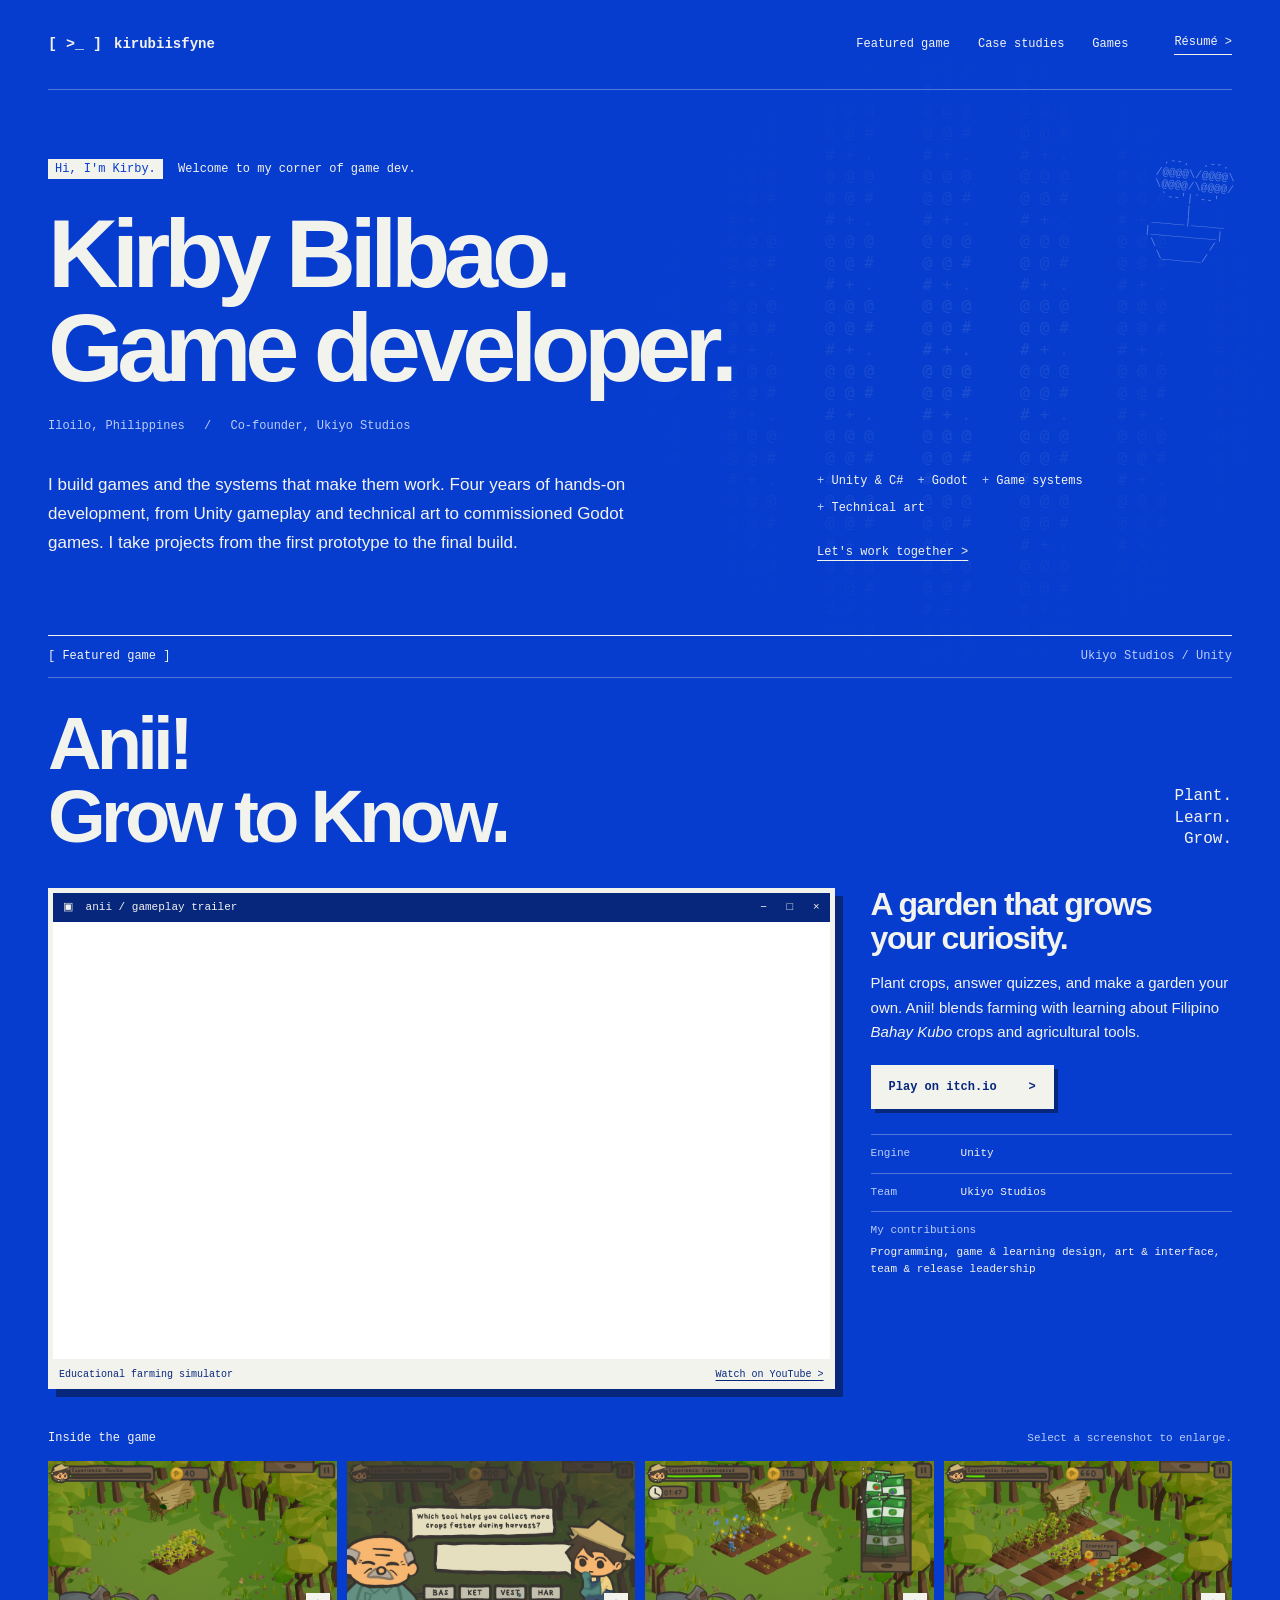
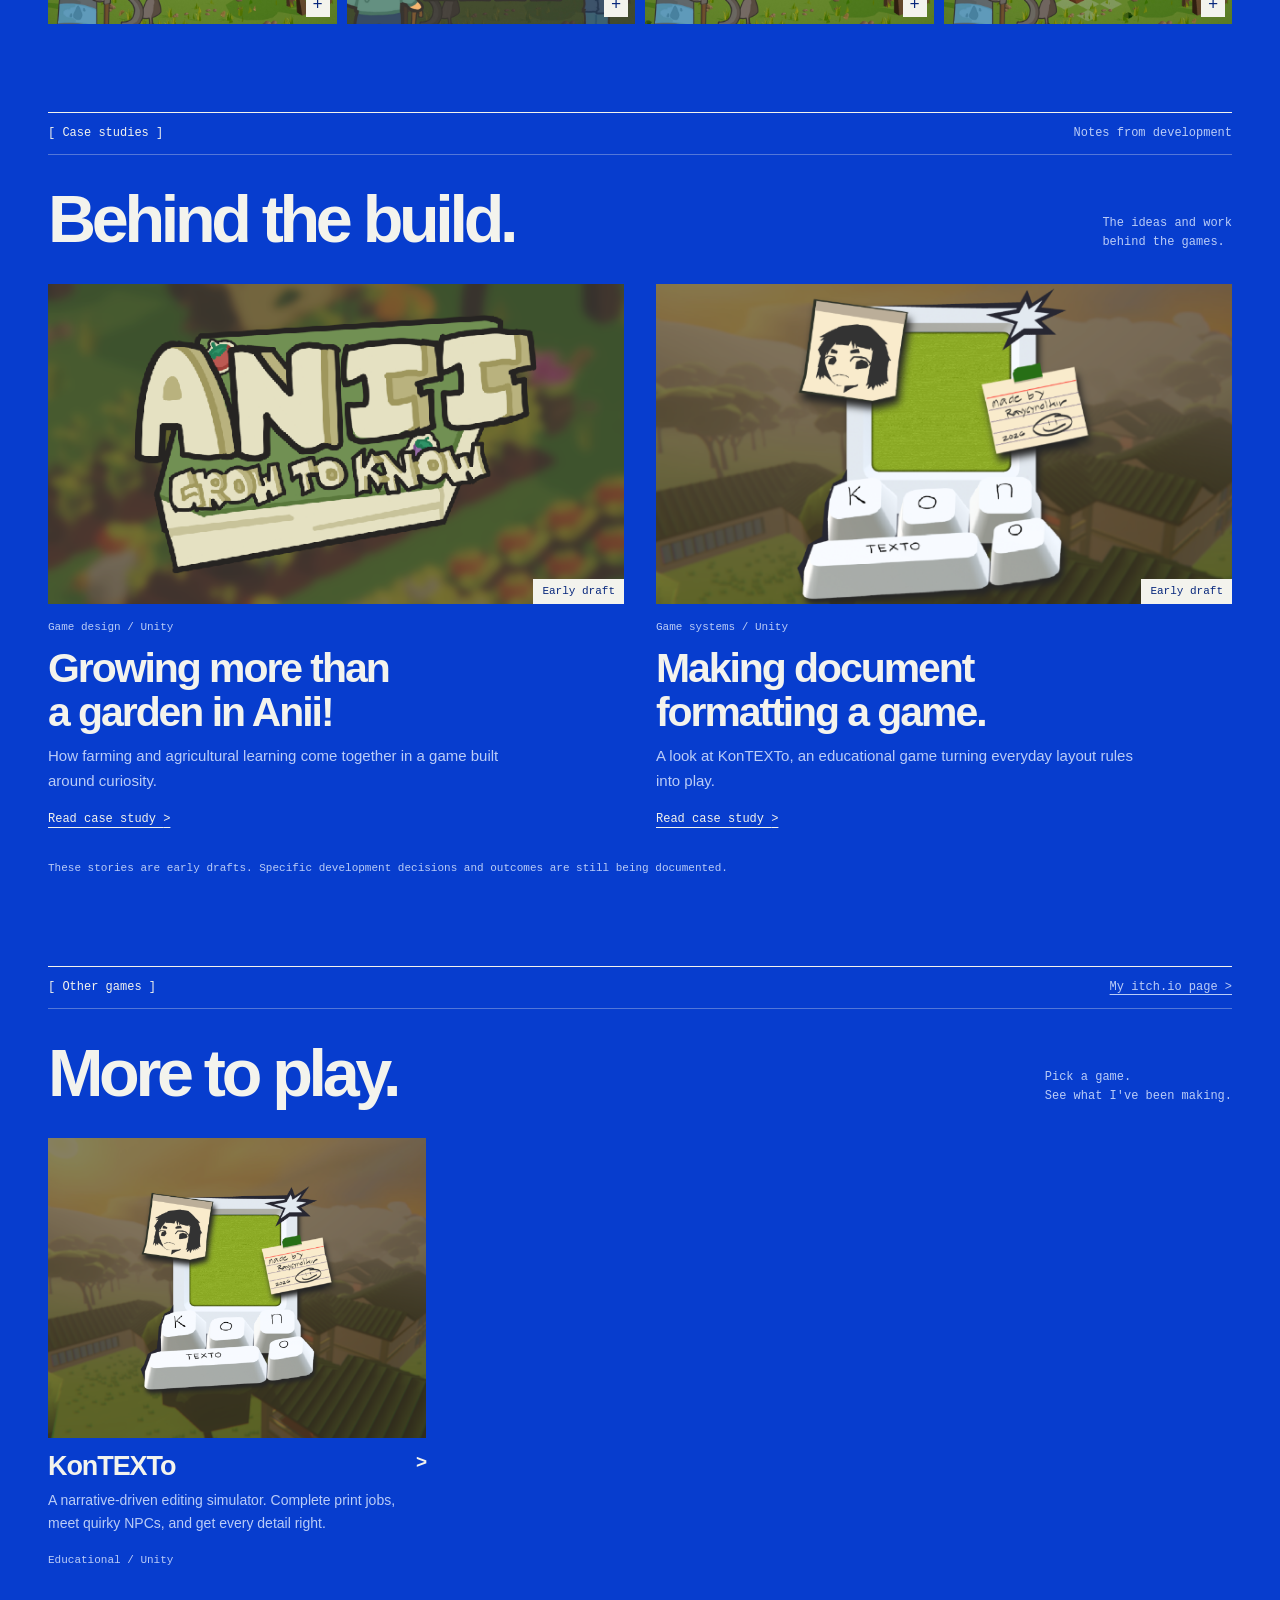
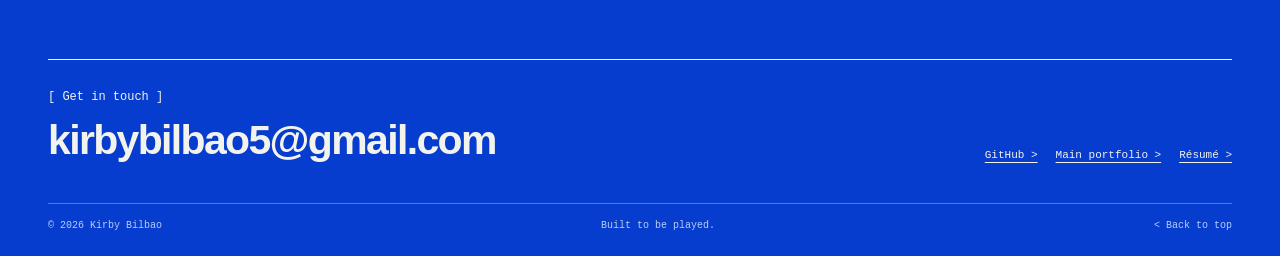
<file: index.html>
<!doctype html>
<html lang="en">
<head>
  <meta charset="utf-8">
  <meta name="viewport" content="width=device-width, initial-scale=1">
  <meta name="theme-color" content="#073dce">
  <meta name="description" content="Kirby Bilbao — Unity and Godot game developer, systems programmer, and co-founder of Ukiyo Studios. Explore Anii! Grow to Know and more.">
  <title>Kirby Bilbao — Game developer</title>
  <link rel="icon" href="favicon.svg" type="image/svg+xml">
  <link rel="stylesheet" href="styles.css">
  <script src="script.js" defer></script>
</head>
<body>
  <a class="skip-link" href="#main">Skip to content</a>
  <header class="site-header wrap">
    <a class="brand" href="./" aria-label="Kirby Bilbao, home"><span aria-hidden="true">[ &gt;_ ]</span> kirubiisfyne</a>
    <nav aria-label="Main navigation"><a href="#featured">Featured game</a><a href="#case-studies">Case studies</a><a href="#games">Games</a></nav>
    <a class="header-contact" href="bilbao-kirby-resume.pdf" target="_blank" rel="noopener">Résumé <span aria-hidden="true">&gt;</span></a>
  </header>

  <main id="main">
    <section class="intro wrap" id="about" aria-labelledby="intro-title">
      <div class="intro-heading"><p class="terminal-label"><span class="inverse">Hi, I'm Kirby.</span> Welcome to my corner of game dev.</p><h1 id="intro-title">Kirby Bilbao.<br>Game developer.</h1><p class="intro-location">Iloilo, Philippines <span aria-hidden="true">/</span> Co-founder, Ukiyo Studios</p></div>
      <div class="intro-bottom"><p class="intro-copy">I build games and the systems that make them work. Four years of hands-on development, from Unity gameplay and technical art to commissioned Godot games. I take projects from the first prototype to the final build.</p><div class="intro-side"><ul class="skill-list" aria-label="Core skills"><li>Unity &amp; C#</li><li>Godot</li><li>Game systems</li><li>Technical art</li></ul><a class="text-link" href="mailto:kirbybilbao5@gmail.com">Let's work together <span aria-hidden="true">&gt;</span></a></div></div>
      <pre class="ascii-sprout" aria-hidden="true">       .--.  .--.
      /@@@@\/@@@@\
      \@@@@/\@@@@/
       `--'|`--'
           |
      _____|_____
     |__________|
      \        /
       \______/</pre>
    </section>

    <section class="featured wrap" id="featured" aria-labelledby="featured-title">
      <div class="section-bar"><span>[ Featured game ]</span><span>Ukiyo Studios / Unity</span></div>
      <div class="feature-heading"><h2 id="featured-title">Anii!<br>Grow to Know.</h2><p>Plant.<br>Learn.<br>Grow.</p></div>
      <div class="feature-layout">
        <div class="console-window"><div class="window-bar"><span><span class="window-icon" aria-hidden="true">▣</span> anii / gameplay trailer</span><span aria-hidden="true">− &nbsp; □ &nbsp; ×</span></div><div class="video-frame"><iframe src="https://www.youtube-nocookie.com/embed/xJZeUs_QqVA" title="Anii! Grow to Know gameplay trailer" loading="lazy" allow="accelerometer; autoplay; clipboard-write; encrypted-media; gyroscope; picture-in-picture; web-share" referrerpolicy="strict-origin-when-cross-origin" allowfullscreen></iframe></div><div class="window-status"><span>Educational farming simulator</span><a href="https://www.youtube.com/watch?v=xJZeUs_QqVA" target="_blank" rel="noopener noreferrer">Watch on YouTube &gt;</a></div></div>
        <div class="feature-copy"><h3>A garden that grows<br>your curiosity.</h3><p>Plant crops, answer quizzes, and make a garden your own. Anii! blends farming with learning about Filipino <em>Bahay Kubo</em> crops and agricultural tools.</p><a class="button button-light" href="https://kirubiisfyne.itch.io/anii-grow-to-know" target="_blank" rel="noopener noreferrer">Play on itch.io <span aria-hidden="true">&gt;</span></a><dl class="project-facts"><div><dt>Engine</dt><dd>Unity</dd></div><div><dt>Team</dt><dd>Ukiyo Studios</dd></div><div><dt>My contributions</dt><dd>Programming, game &amp; learning design, art &amp; interface, team &amp; release leadership</dd></div></dl></div>
      </div>
      <div class="gallery-header"><h3>Inside the game</h3><p>Select a screenshot to enlarge.</p></div>
      <div class="gallery" aria-label="Anii gameplay screenshots"><a href="assets/images/anii-01.jpg" data-gallery><img src="assets/images/anii-01.jpg" alt="Open screenshot: Anii garden with planted crops" loading="lazy" width="1600" height="900"></a><a href="assets/images/anii-02.jpg" data-gallery><img src="assets/images/anii-02.jpg" alt="Open screenshot: Agriculture quiz with characters and answer choices" loading="lazy" width="1600" height="900"></a><a href="assets/images/anii-03.jpg" data-gallery><img src="assets/images/anii-03.jpg" alt="Open screenshot: Anii garden with item selection interface" loading="lazy" width="1600" height="900"></a><a href="assets/images/anii-04.jpg" data-gallery><img src="assets/images/anii-04.jpg" alt="Open screenshot: Expanded farm plots in Anii" loading="lazy" width="1600" height="900"></a></div>
    </section>

    <section class="case-section wrap" id="case-studies" aria-labelledby="case-title">
      <div class="section-bar"><span>[ Case studies ]</span><span>Notes from development</span></div><div class="section-heading"><h2 id="case-title">Behind the build.</h2><p>The ideas and work<br>behind the games.</p></div>
      <div class="article-grid"><a class="article-card" href="case-studies/anii.html"><div class="article-image"><img src="assets/images/anii-cover.png" alt="Anii! Grow to Know cover art" width="629" height="500" loading="lazy"><span class="draft-tag">Early draft</span></div><div class="article-meta">Game design / Unity</div><h3>Growing more than<br>a garden in Anii!</h3><p>How farming and agricultural learning come together in a game built around curiosity.</p><span class="read-more">Read case study <span aria-hidden="true">&gt;</span></span></a>
      <a class="article-card" href="case-studies/kontexto.html"><div class="article-image"><img src="assets/images/kontexto-cover.png" alt="KonTEXTo cover art" width="630" height="500" loading="lazy"><span class="draft-tag">Early draft</span></div><div class="article-meta">Game systems / Unity</div><h3>Making document<br>formatting a game.</h3><p>A look at KonTEXTo, an educational game turning everyday layout rules into play.</p><span class="read-more">Read case study <span aria-hidden="true">&gt;</span></span></a></div>
      <p class="draft-note">These stories are early drafts. Specific development decisions and outcomes are still being documented.</p>
    </section>

    <section class="games-section wrap" id="games" aria-labelledby="games-title">
      <div class="section-bar"><span>[ Other games ]</span><a href="https://kirubiisfyne.itch.io/" target="_blank" rel="noopener noreferrer">My itch.io page &gt;</a></div><div class="section-heading"><h2 id="games-title">More to play.</h2><p>Pick a game.<br>See what I've been making.</p></div><div class="game-grid"><a class="game-card" href="https://kirubiisfyne.itch.io/kontexto" target="_blank" rel="noopener noreferrer"><img src="assets/images/kontexto-cover.png" alt="KonTEXTo game cover" width="630" height="500" loading="lazy"><h3>KonTEXTo <span aria-hidden="true">&gt;</span></h3><p>A narrative-driven editing simulator. Complete print jobs, meet quirky NPCs, and get every detail right.</p><small>Educational / Unity</small></a></div>
    </section>
  </main>

  <footer class="footer wrap"><div class="footer-main"><div><p>[ Get in touch ]</p><a class="footer-email" href="mailto:kirbybilbao5@gmail.com">kirbybilbao5@gmail.com</a></div><div class="footer-links"><a href="https://github.com/kirubiisfyne" target="_blank" rel="noopener noreferrer">GitHub &gt;</a><a href="https://kirubiisfyne.github.io/" target="_blank" rel="noopener noreferrer">Main portfolio &gt;</a><a href="bilbao-kirby-resume.pdf" target="_blank" rel="noopener">Résumé &gt;</a></div></div><div class="footer-bottom"><span>© <span id="year">2026</span> Kirby Bilbao</span><span>Built to be played.</span><a href="#main">&lt; Back to top</a></div></footer>

  <dialog class="gallery-viewer" id="gallery-viewer" aria-labelledby="viewer-title"><div class="viewer-bar"><h2 id="viewer-title">Anii! Grow to Know / Screenshot</h2><button type="button" class="viewer-close" aria-label="Close screenshot viewer">Close ×</button></div><div class="viewer-image-wrap"><img id="viewer-image" alt=""><p id="viewer-error" hidden>Image could not load. <a id="viewer-original" href="assets/images/anii-01.jpg" target="_blank" rel="noopener">Open screenshot directly</a>.</p></div><div class="viewer-controls"><button type="button" id="viewer-prev" aria-label="Previous screenshot">&lt; Previous</button><span id="viewer-count" aria-live="polite"></span><button type="button" id="viewer-next" aria-label="Next screenshot">Next &gt;</button></div></dialog>
</body>
</html>
</file>
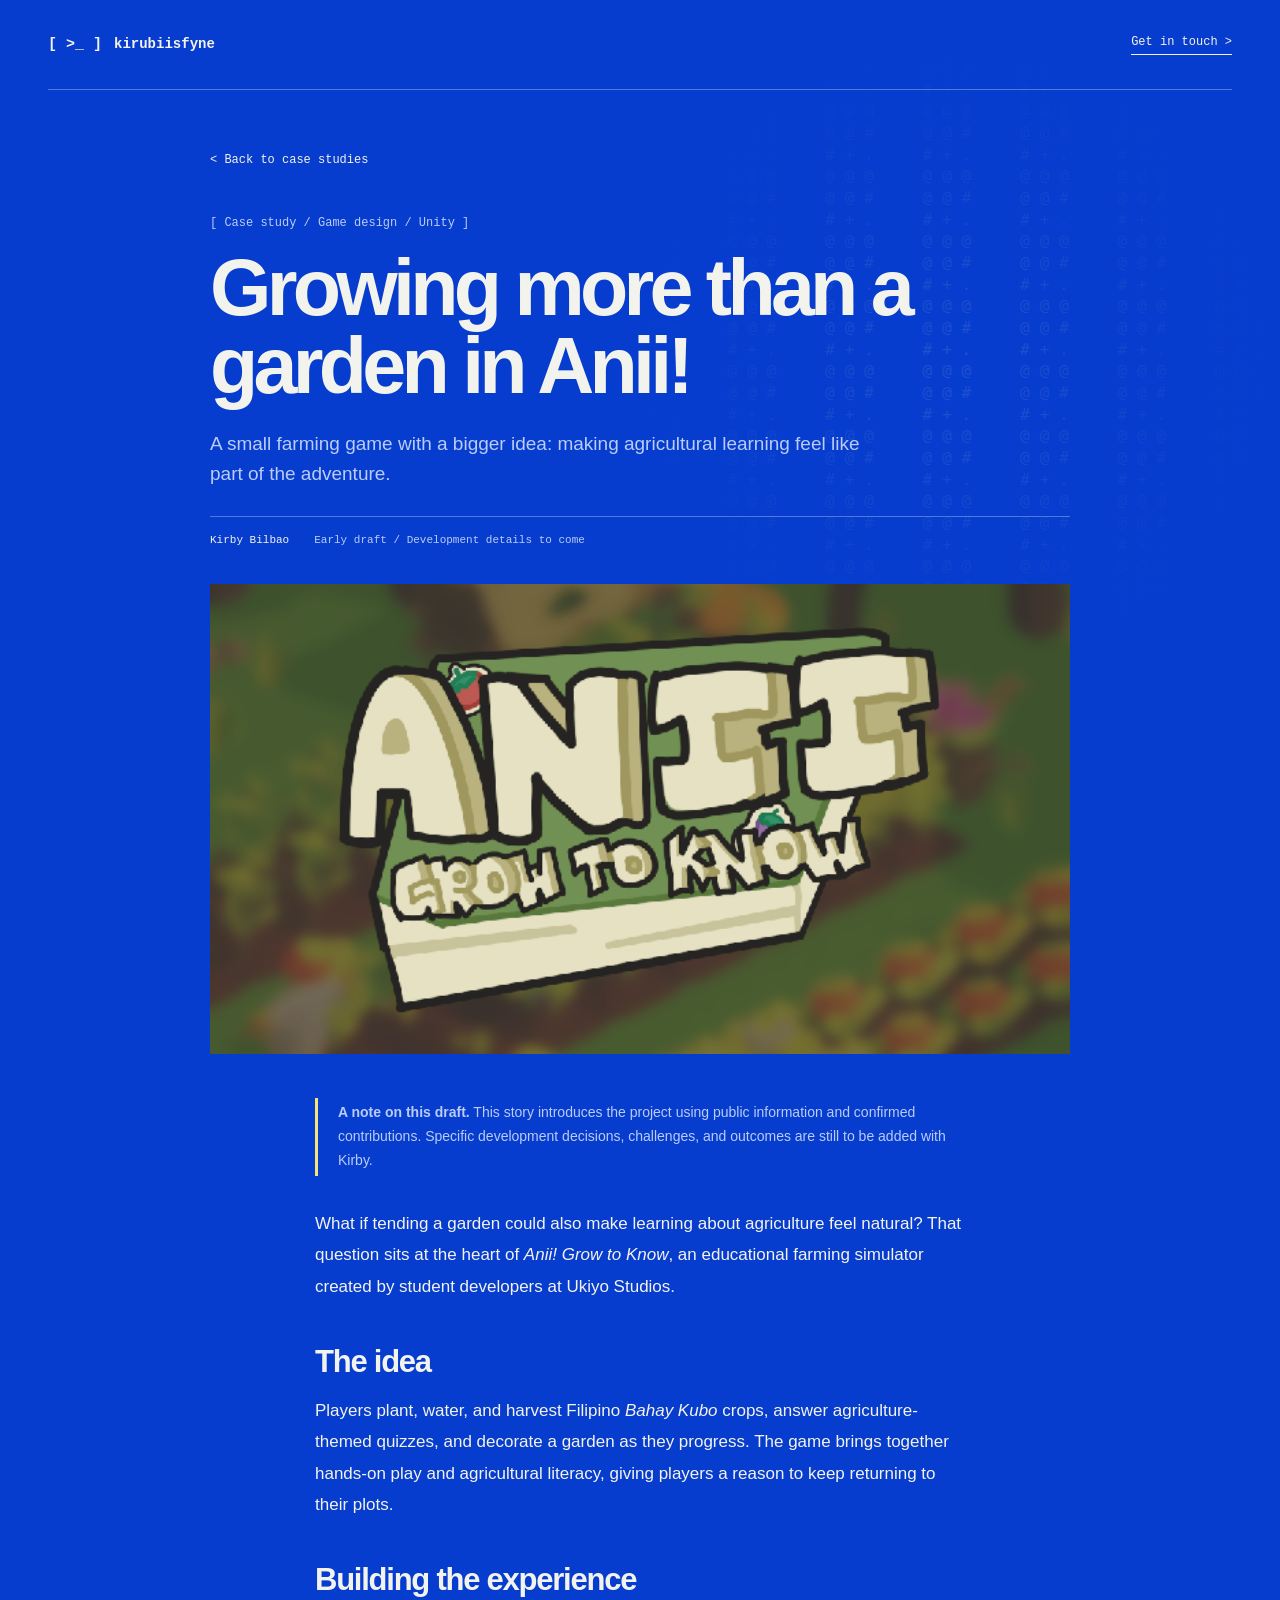
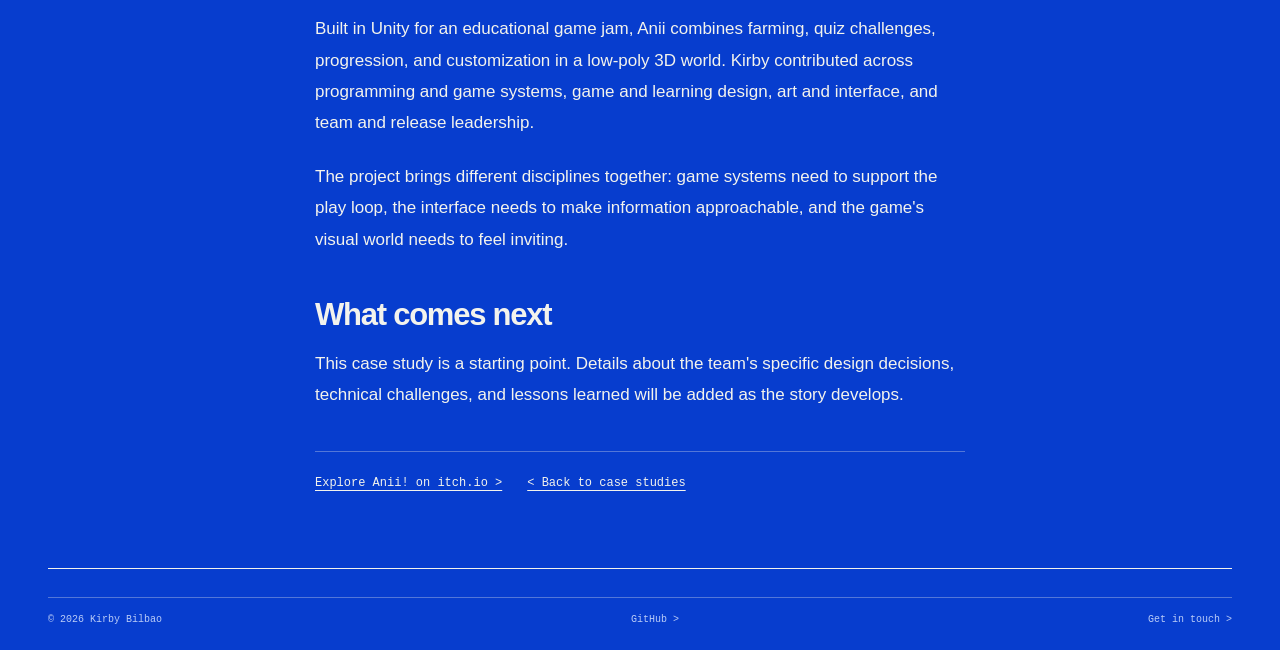
<file: case-studies/anii.html>
<!doctype html>
<html lang="en">
<head>
  <meta charset="utf-8"><meta name="viewport" content="width=device-width, initial-scale=1"><meta name="theme-color" content="#073dce">
  <meta name="description" content="An early case study of Anii! Grow to Know, an educational farming game by Ukiyo Studios.">
  <title>Growing more than a garden in Anii! — Kirby Bilbao</title>
  <link rel="icon" href="../favicon.svg" type="image/svg+xml"><link rel="stylesheet" href="../styles.css"><script src="../script.js" defer></script>
</head>
<body class="article-page">
  <a class="skip-link" href="#main">Skip to content</a>
  <header class="site-header wrap"><a class="brand" href="../" aria-label="Kirby Bilbao, home"><span aria-hidden="true">[ &gt;_ ]</span> kirubiisfyne</a><a class="header-contact" href="mailto:kirbybilbao5@gmail.com">Get in touch &gt;</a></header>
  <main id="main" class="article-shell"><header class="article-hero"><a class="back-link" href="../#case-studies">&lt; Back to case studies</a><p class="article-kicker">[ Case study / Game design / Unity ]</p><h1>Growing more than a garden in Anii!</h1><p class="article-deck">A small farming game with a bigger idea: making agricultural learning feel like part of the adventure.</p><div class="article-byline"><span>Kirby Bilbao</span><span>Early draft / Development details to come</span></div></header>
  <img class="article-cover" src="../assets/images/anii-cover.png" alt="Anii! Grow to Know cover art" width="629" height="500">
  <article class="article-content"><div class="article-callout"><p><strong>A note on this draft.</strong> This story introduces the project using public information and confirmed contributions. Specific development decisions, challenges, and outcomes are still to be added with Kirby.</p></div><p>What if tending a garden could also make learning about agriculture feel natural? That question sits at the heart of <em>Anii! Grow to Know</em>, an educational farming simulator created by student developers at Ukiyo Studios.</p><h2>The idea</h2><p>Players plant, water, and harvest Filipino <em>Bahay Kubo</em> crops, answer agriculture-themed quizzes, and decorate a garden as they progress. The game brings together hands-on play and agricultural literacy, giving players a reason to keep returning to their plots.</p><h2>Building the experience</h2><p>Built in Unity for an educational game jam, Anii combines farming, quiz challenges, progression, and customization in a low-poly 3D world. Kirby contributed across programming and game systems, game and learning design, art and interface, and team and release leadership.</p><p>The project brings different disciplines together: game systems need to support the play loop, the interface needs to make information approachable, and the game's visual world needs to feel inviting.</p><h2>What comes next</h2><p>This case study is a starting point. Details about the team's specific design decisions, technical challenges, and lessons learned will be added as the story develops.</p><div class="article-end"><a href="https://kirubiisfyne.itch.io/anii-grow-to-know" target="_blank" rel="noopener noreferrer">Explore Anii! on itch.io &gt;</a><a href="../#case-studies">&lt; Back to case studies</a></div></article></main>
  <footer class="footer wrap"><div class="footer-bottom"><span>© <span id="year">2026</span> Kirby Bilbao</span><a href="https://github.com/kirubiisfyne" target="_blank" rel="noopener noreferrer">GitHub &gt;</a><a href="mailto:kirbybilbao5@gmail.com">Get in touch &gt;</a></div></footer>
</body>
</html>
</file>
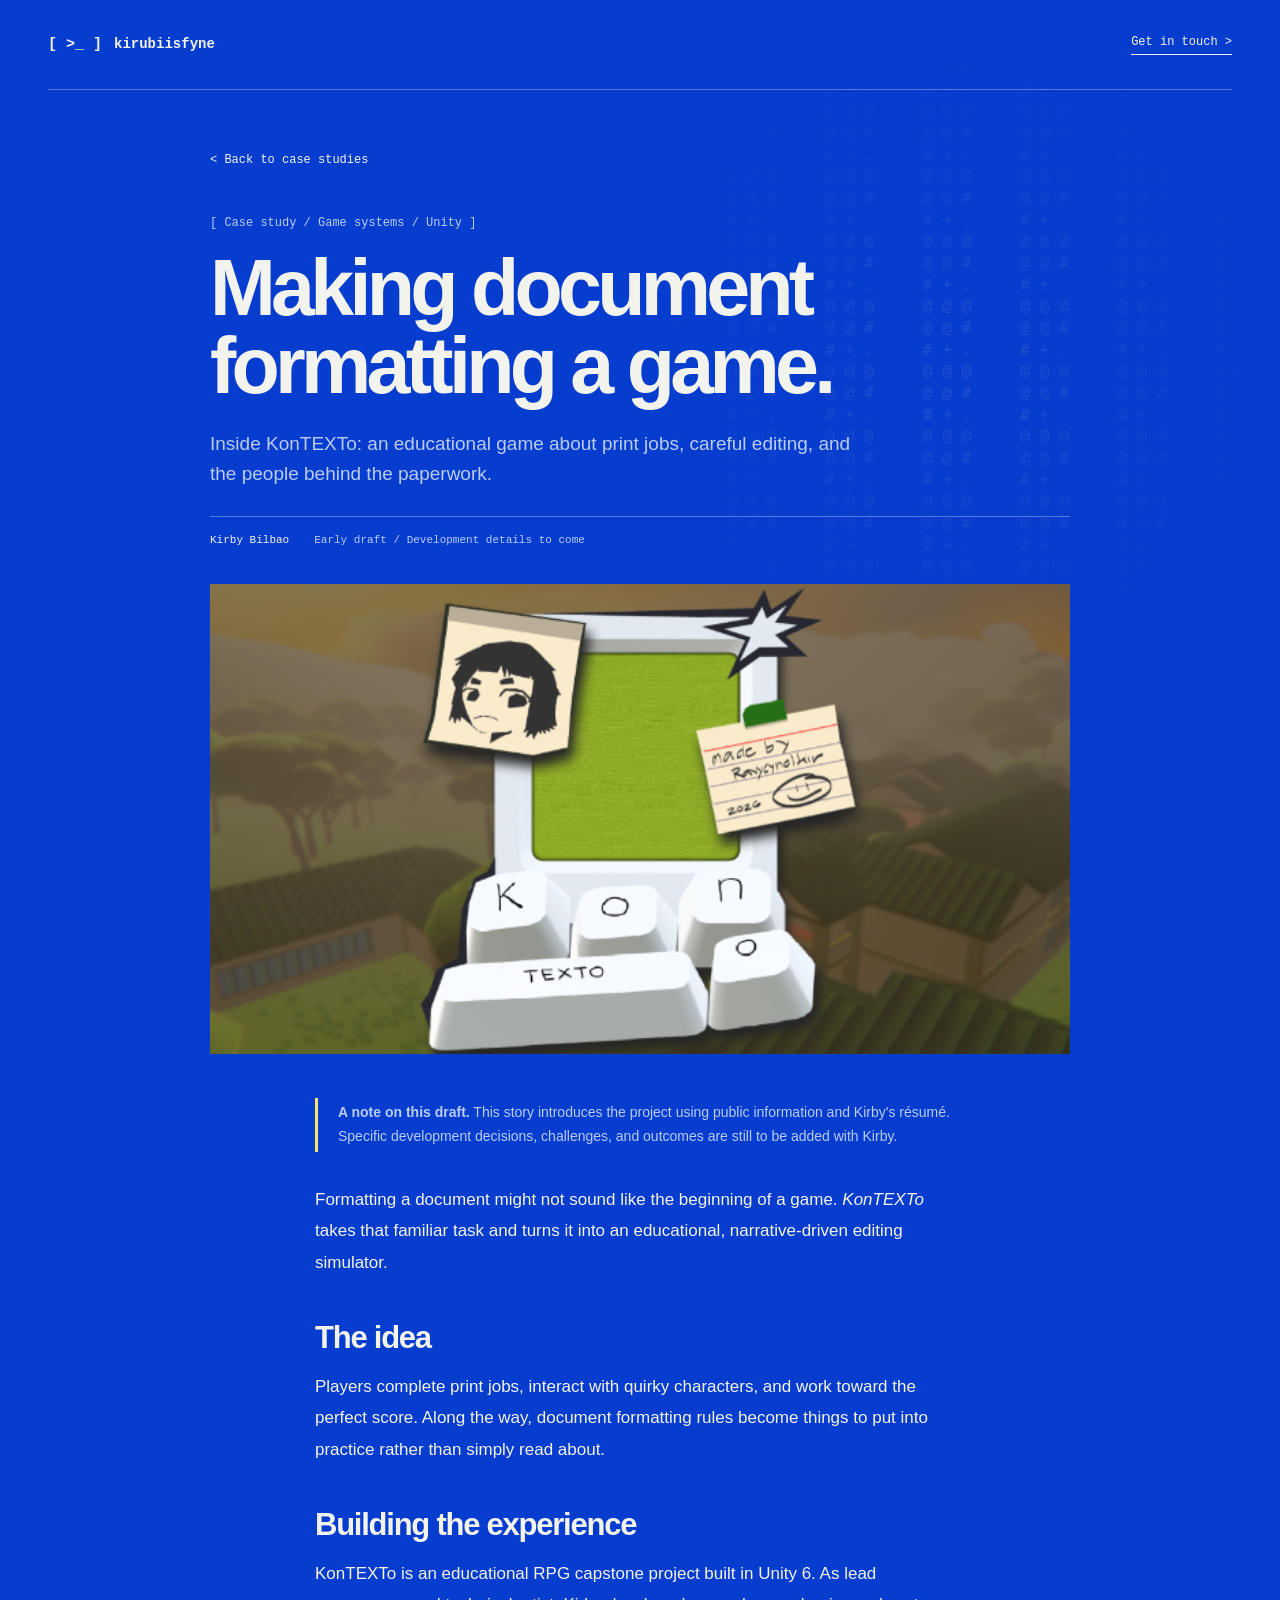
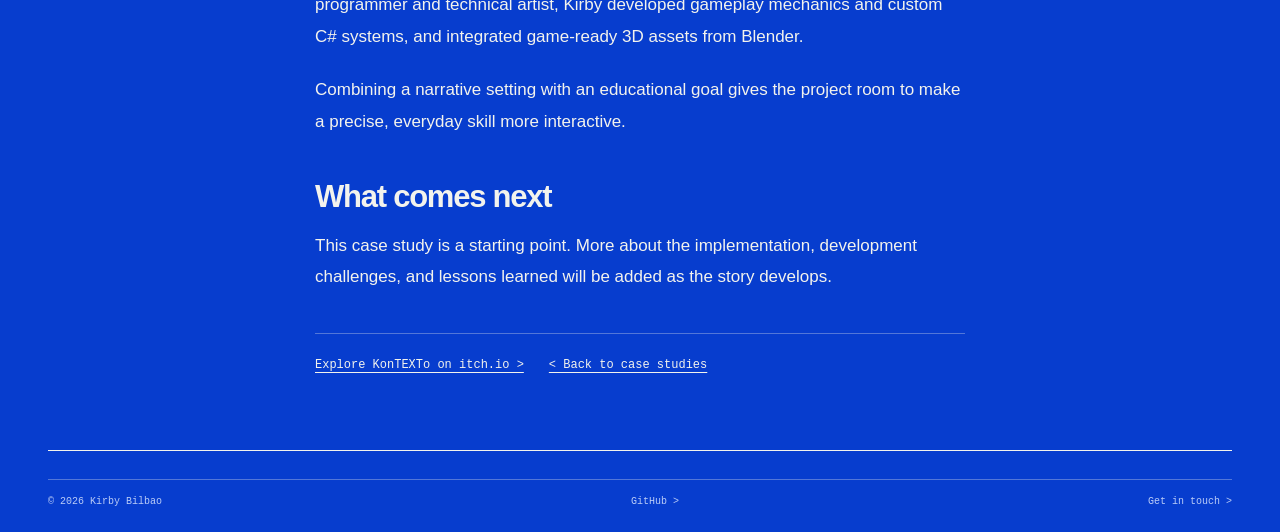
<file: case-studies/kontexto.html>
<!doctype html>
<html lang="en">
<head>
  <meta charset="utf-8"><meta name="viewport" content="width=device-width, initial-scale=1"><meta name="theme-color" content="#073dce">
  <meta name="description" content="An early case study of KonTEXTo, a narrative-driven educational editing simulator.">
  <title>Making document formatting a game — Kirby Bilbao</title>
  <link rel="icon" href="../favicon.svg" type="image/svg+xml"><link rel="stylesheet" href="../styles.css"><script src="../script.js" defer></script>
</head>
<body class="article-page">
  <a class="skip-link" href="#main">Skip to content</a>
  <header class="site-header wrap"><a class="brand" href="../" aria-label="Kirby Bilbao, home"><span aria-hidden="true">[ &gt;_ ]</span> kirubiisfyne</a><a class="header-contact" href="mailto:kirbybilbao5@gmail.com">Get in touch &gt;</a></header>
  <main id="main" class="article-shell"><header class="article-hero"><a class="back-link" href="../#case-studies">&lt; Back to case studies</a><p class="article-kicker">[ Case study / Game systems / Unity ]</p><h1>Making document formatting a game.</h1><p class="article-deck">Inside KonTEXTo: an educational game about print jobs, careful editing, and the people behind the paperwork.</p><div class="article-byline"><span>Kirby Bilbao</span><span>Early draft / Development details to come</span></div></header>
  <img class="article-cover" src="../assets/images/kontexto-cover.png" alt="KonTEXTo game cover art" width="630" height="500">
  <article class="article-content"><div class="article-callout"><p><strong>A note on this draft.</strong> This story introduces the project using public information and Kirby's résumé. Specific development decisions, challenges, and outcomes are still to be added with Kirby.</p></div><p>Formatting a document might not sound like the beginning of a game. <em>KonTEXTo</em> takes that familiar task and turns it into an educational, narrative-driven editing simulator.</p><h2>The idea</h2><p>Players complete print jobs, interact with quirky characters, and work toward the perfect score. Along the way, document formatting rules become things to put into practice rather than simply read about.</p><h2>Building the experience</h2><p>KonTEXTo is an educational RPG capstone project built in Unity 6. As lead programmer and technical artist, Kirby developed gameplay mechanics and custom C# systems, and integrated game-ready 3D assets from Blender.</p><p>Combining a narrative setting with an educational goal gives the project room to make a precise, everyday skill more interactive.</p><h2>What comes next</h2><p>This case study is a starting point. More about the implementation, development challenges, and lessons learned will be added as the story develops.</p><div class="article-end"><a href="https://kirubiisfyne.itch.io/kontexto" target="_blank" rel="noopener noreferrer">Explore KonTEXTo on itch.io &gt;</a><a href="../#case-studies">&lt; Back to case studies</a></div></article></main>
  <footer class="footer wrap"><div class="footer-bottom"><span>© <span id="year">2026</span> Kirby Bilbao</span><a href="https://github.com/kirubiisfyne" target="_blank" rel="noopener noreferrer">GitHub &gt;</a><a href="mailto:kirbybilbao5@gmail.com">Get in touch &gt;</a></div></footer>
</body>
</html>
</file>
<file: styles.css>
/* Blue-terminal direction, inspired by kirubiisfyne.github.io. */
:root {
  color-scheme: dark;
  --blue: #073dce;
  --white: #f3f3ed;
  --navy: #07277c;
  --muted: #baccf7;
  --yellow: #f4e476;
  --rule: rgb(243 243 237 / .32);
  --sans: "Helvetica Neue", Helvetica, Arial, sans-serif;
  --mono: "SFMono-Regular", Consolas, "Liberation Mono", monospace;
}
* { box-sizing: border-box; }
html { scroll-behavior: smooth; scroll-padding-top: 24px; }
body { position: relative; isolation: isolate; margin: 0; background: var(--blue); color: var(--white); font-family: var(--sans); font-size: 16px; line-height: 1.65; }
body::before { content: ""; position: absolute; top: 50px; right: 0; width: min(58vw, 650px); height: 620px; background: url("assets/ascii-field.svg") center / cover no-repeat; pointer-events: none; z-index: -1; }
a { color: inherit; }
button { font: inherit; }
button, a { -webkit-tap-highlight-color: transparent; }
button:not(:disabled), a { cursor: pointer; }
a:focus-visible, button:focus-visible { outline: 3px solid var(--yellow); outline-offset: 5px; }
::selection { background: var(--yellow); color: var(--navy); }
img { display: block; max-width: 100%; }
.wrap { width: min(100% - 96px, 1248px); margin-inline: auto; }
.skip-link { position: fixed; top: -100px; left: 20px; z-index: 20; padding: 10px 18px; background: var(--yellow); color: var(--navy); }
.skip-link:focus { top: 12px; }
.site-header { display: flex; justify-content: space-between; align-items: center; gap: 26px; min-height: 90px; font: 12px/1.4 var(--mono); border-bottom: 1px solid var(--rule); }
.brand { display: flex; align-items: center; gap: 12px; text-decoration: none; font-size: 14px; font-weight: 700; white-space: nowrap; }
.brand > span { color: var(--white); font-size: 15px; white-space: pre; }
.site-header nav { display: flex; gap: 28px; margin-left: auto; }
.site-header nav a, .header-contact { text-decoration: none; }
.site-header a:not(.brand):hover { color: var(--yellow); }
.header-contact { margin-left: 20px; border-bottom: 1px solid currentColor; padding-bottom: 3px; white-space: nowrap; }
.intro { position: relative; padding-block: 70px 72px; }
.terminal-label { margin: 0 0 28px; font: 12px/1.6 var(--mono); }
.inverse { padding: 3px 7px; margin-right: 8px; color: var(--blue); background: var(--white); }
.intro h1 { margin: 0; max-width: 1000px; font-size: clamp(58px, 7.6vw, 110px); font-weight: 750; letter-spacing: -.065em; line-height: .96; }
.intro-location { margin: 23px 0 0; font: 12px/1.6 var(--mono); color: var(--muted); }
.intro-location span { margin-inline: 12px; }
.intro-bottom { display: grid; grid-template-columns: minmax(0, 1.3fr) minmax(0, .8fr); gap: 8%; margin-top: 35px; align-items: start; }
.intro-copy { max-width: 620px; margin: 0; font-size: 17px; line-height: 1.7; }
.intro-side { max-width: 360px; }
.skill-list { display: flex; flex-wrap: wrap; list-style: none; padding: 0; margin: 0 0 19px; gap: 6px 14px; font: 12px/1.7 var(--mono); }
.skill-list li::before { content: "+ "; color: var(--muted); }
.text-link { font: 12px/1.6 var(--mono); text-underline-offset: 5px; }
.text-link:hover { color: var(--yellow); }
.ascii-sprout { position: absolute; right: 0; top: 66px; margin: 0; color: var(--muted); font: 11px/1.08 var(--mono); opacity: .45; transform: rotate(5deg); pointer-events: none; }
.featured, .case-section, .games-section { padding-bottom: 88px; }
.section-bar { display: flex; justify-content: space-between; align-items: baseline; gap: 20px; padding-block: 11px; border-top: 1px solid var(--white); border-bottom: 1px solid var(--rule); font: 12px/1.6 var(--mono); }
.section-bar > :last-child { color: var(--muted); text-align: right; }
.section-bar a { text-underline-offset: 4px; }
.section-bar a:hover { color: var(--yellow); }
.feature-heading { display: flex; justify-content: space-between; align-items: end; gap: 25px; margin-block: 30px 34px; }
.feature-heading h2, .section-heading h2 { margin: 0; font-size: clamp(45px, 5.8vw, 80px); font-weight: 750; line-height: .98; letter-spacing: -.065em; }
.feature-heading > p { margin: 0 0 3px; font: 16px/1.35 var(--mono); text-align: right; }
.feature-layout { display: grid; grid-template-columns: minmax(0, 1.85fr) minmax(0, .85fr); align-items: start; gap: 36px; }
.console-window { border: 5px solid var(--white); background: var(--white); color: var(--navy); box-shadow: 8px 8px 0 var(--navy); min-width: 0; }
.window-bar { display: flex; justify-content: space-between; gap: 15px; align-items: center; background: var(--navy); color: var(--white); padding: 7px 10px; font: 11px/1.4 var(--mono); }
.window-icon { margin-right: 6px; }
.video-frame { background: var(--navy); }
.video-frame iframe { display: block; width: 100%; aspect-ratio: 16 / 9; border: 0; }
.window-status { display: flex; justify-content: space-between; gap: 12px; padding: 8px 6px 2px; font: 10px/1.5 var(--mono); }
.window-status a { white-space: nowrap; text-underline-offset: 3px; }
.window-status a:focus-visible { outline-color: var(--blue); }
.feature-copy h3 { margin: 0 0 15px; font-size: clamp(25px, 2.5vw, 33px); line-height: 1.06; letter-spacing: -.045em; }
.feature-copy > p { margin: 0 0 20px; font-size: 15px; line-height: 1.65; }
.button { display: inline-flex; gap: 32px; justify-content: space-between; align-items: center; padding: 12px 17px; font: 700 12px/1.5 var(--mono); text-decoration: none; border: 1px solid var(--white); }
.button-light { background: var(--white); color: var(--navy); box-shadow: 4px 4px 0 var(--navy); }
.button-light:hover { background: var(--yellow); }
.project-facts { margin: 25px 0 0; font: 11px/1.6 var(--mono); }
.project-facts div { display: grid; grid-template-columns: 75px minmax(0, 1fr); gap: 15px; padding-block: 10px; border-top: 1px solid var(--rule); }
.project-facts div:last-child { grid-template-columns: minmax(0, 1fr); gap: 4px; }
.project-facts dt { color: var(--muted); }
.project-facts dd { margin: 0; }
.gallery-header { display: flex; align-items: baseline; justify-content: space-between; gap: 15px; margin: 40px 0 13px; }
.gallery-header h3 { margin: 0; font: 12px/1.6 var(--mono); }
.gallery-header p { margin: 0; color: var(--muted); font: 11px/1.5 var(--mono); }
.gallery { display: grid; grid-template-columns: repeat(4, minmax(0, 1fr)); gap: 10px; }
.gallery a { position: relative; display: block; overflow: hidden; background: var(--navy); }
.gallery a::after { content: "+"; display: grid; place-items: center; position: absolute; right: 7px; bottom: 7px; width: 24px; height: 24px; background: var(--white); color: var(--navy); font: 17px/1 var(--mono); }
.gallery img { width: 100%; height: auto; aspect-ratio: 16 / 9; object-fit: cover; }
.gallery a:hover { outline: 2px solid var(--white); outline-offset: 3px; }
.section-heading { display: flex; align-items: end; justify-content: space-between; gap: 25px; margin: 32px 0; }
.section-heading h2 { font-size: clamp(42px, 5.2vw, 69px); }
.section-heading > p { margin: 0; color: var(--muted); font: 12px/1.6 var(--mono); }
.article-grid { display: grid; grid-template-columns: repeat(2, minmax(0, 1fr)); gap: 32px; }
.article-card { display: block; text-decoration: none; }
.article-image { position: relative; background: var(--navy); overflow: hidden; }
.article-image img { width: 100%; height: auto; aspect-ratio: 1.8; object-fit: cover; }
.draft-tag { position: absolute; bottom: 0; right: 0; padding: 5px 9px; color: var(--navy); background: var(--white); font: 11px/1.4 var(--mono); }
.article-meta { margin-top: 15px; color: var(--muted); font: 11px/1.5 var(--mono); }
.article-card h3 { margin: 10px 0; font-size: clamp(27px, 3.2vw, 41px); font-weight: 700; letter-spacing: -.05em; line-height: 1.08; }
.article-card > p { margin: 0; max-width: 480px; color: var(--muted); font-size: 15px; }
.read-more { display: inline-block; margin-top: 17px; font: 12px/1.6 var(--mono); text-decoration: underline; text-underline-offset: 5px; }
.article-card:hover h3, .game-card:hover h3 { color: var(--yellow); }
.draft-note { max-width: 720px; margin: 28px 0 0; color: var(--muted); font: 11px/1.7 var(--mono); }
.game-grid { display: grid; grid-template-columns: repeat(3, minmax(0, 1fr)); gap: 25px; }
.game-card { display: block; text-decoration: none; }
.game-card > img { width: 100%; height: auto; aspect-ratio: 315 / 250; object-fit: cover; background: var(--navy); }
.game-card h3 { display: flex; justify-content: space-between; gap: 15px; margin: 14px 0 7px; font-size: 27px; line-height: 1.1; letter-spacing: -.04em; }
.game-card h3 span { font-size: 19px; }
.game-card > p { margin: 0 0 10px; color: var(--muted); font-size: 14px; }
.game-card small { color: var(--muted); font: 11px/1.5 var(--mono); }
.footer { border-top: 1px solid var(--white); padding-block: 28px 22px; }
.footer-main { display: flex; align-items: end; justify-content: space-between; gap: 30px; padding-bottom: 38px; }
.footer-main p { margin: 0 0 10px; font: 12px/1.6 var(--mono); }
.footer-email { font-size: clamp(22px, 3.2vw, 42px); font-weight: 700; letter-spacing: -.04em; line-height: 1.15; text-decoration: none; overflow-wrap: anywhere; }
.footer-email:hover { color: var(--yellow); }
.footer-links { display: flex; flex-wrap: wrap; gap: 18px; font: 11px/1.6 var(--mono); }
.footer-links a { text-underline-offset: 4px; }
.footer-bottom { display: flex; justify-content: space-between; gap: 20px; border-top: 1px solid var(--rule); padding-top: 14px; color: var(--muted); font: 10px/1.6 var(--mono); }
.footer-bottom a { text-decoration: none; }
/* Screenshot viewer: native dialog, keyboard controls, and direct-file fallback. */
.gallery-viewer { width: min(1100px, calc(100% - 36px)); max-height: calc(100dvh - 36px); padding: 0; border: 4px solid var(--white); color: var(--white); background: var(--navy); overflow: auto; }
.gallery-viewer::backdrop { background: rgb(0 13 55 / .88); }
.viewer-bar { display: flex; align-items: center; justify-content: space-between; gap: 18px; padding: 10px 12px; }
.viewer-bar h2 { margin: 0; font: 12px/1.5 var(--mono); }
.viewer-bar button, .viewer-controls button { border: 1px solid var(--muted); background: transparent; color: var(--white); padding: 7px 10px; font: 11px/1.4 var(--mono); }
.viewer-bar button:hover, .viewer-controls button:hover { background: var(--white); color: var(--navy); }
.viewer-image-wrap { position: relative; min-height: 120px; }
.viewer-image-wrap > img { width: 100%; max-height: 72dvh; object-fit: contain; }
.viewer-image-wrap [hidden] { display: none; }
#viewer-error { margin: 20px; font-size: 14px; }
.viewer-controls { display: flex; align-items: center; justify-content: space-between; gap: 15px; padding: 10px 12px; font: 11px/1.5 var(--mono); }
/* Case studies use the same identity with longer-form reading rhythm. */
.article-shell { width: min(100% - 96px, 860px); margin-inline: auto; }
.article-hero { padding: 55px 0 35px; }
.back-link { font: 12px/1.6 var(--mono); text-decoration: none; }
.article-kicker { margin: 43px 0 15px; color: var(--muted); font: 12px/1.6 var(--mono); }
.article-hero h1 { margin: 0; font-size: clamp(45px, 6.4vw, 79px); font-weight: 750; line-height: .99; letter-spacing: -.06em; }
.article-deck { max-width: 660px; margin: 24px 0; color: var(--muted); font-size: 19px; line-height: 1.6; }
.article-byline { display: flex; flex-wrap: wrap; gap: 10px 25px; margin-top: 26px; padding-top: 15px; border-top: 1px solid var(--rule); font: 11px/1.6 var(--mono); }
.article-byline span:last-child { color: var(--muted); }
.article-cover { width: 100%; height: auto; max-height: 470px; object-fit: cover; }
.article-content { width: min(100%, 650px); margin: 44px auto 75px; font-size: 17px; line-height: 1.85; }
.article-content h2 { margin: 42px 0 15px; font-size: 31px; font-weight: 700; letter-spacing: -.04em; line-height: 1.15; }
.article-content p { margin: 0 0 22px; }
.article-content a { text-underline-offset: 4px; }
.article-callout { border-left: 3px solid var(--yellow); padding: 3px 0 3px 20px; margin-bottom: 32px; color: var(--muted); font-size: 14px; line-height: 1.7; }
.article-callout p { margin: 0; }
.article-end { display: flex; flex-wrap: wrap; gap: 16px 25px; margin-top: 40px; padding-top: 22px; border-top: 1px solid var(--rule); font: 12px/1.6 var(--mono); }
@media (max-width: 950px) {
  .wrap { width: calc(100% - 64px); }
  .site-header nav { gap: 18px; }
  .header-contact { margin-left: 0; }
  .ascii-sprout { display: none; }
  .feature-layout { grid-template-columns: minmax(0, 1fr); gap: 36px; }
  .feature-copy { display: grid; grid-template-columns: minmax(0, 1fr) minmax(0, 1fr); gap: 0 45px; }
  .feature-copy h3 { grid-column: 1; }
  .feature-copy > p { grid-column: 1; }
  .feature-copy > .button { grid-column: 1; justify-self: start; }
  .project-facts { grid-column: 2; grid-row: 1 / 4; margin: 0; align-self: start; }
  .game-grid { grid-template-columns: repeat(2, minmax(0, 1fr)); }
  .footer-main { align-items: start; flex-direction: column; }
}
@media (max-width: 600px) {
  .wrap, .article-shell { width: calc(100% - 36px); }
  .site-header { min-height: 0; padding-block: 18px 13px; flex-wrap: wrap; gap: 18px; }
  .brand { font-size: 12px; }
  .header-contact { margin-left: auto; font-size: 11px; }
  .site-header nav { order: 3; width: 100%; margin: 0; justify-content: space-between; gap: 12px; font-size: 11px; }
  .intro { padding-block: 43px 48px; }
  .terminal-label { max-width: 310px; margin-bottom: 22px; font-size: 10px; line-height: 2; }
  .intro h1 { font-size: clamp(43px, 10.3vw, 62px); line-height: 1; letter-spacing: -.06em; }
  .intro-location { max-width: 300px; font-size: 10px; }
  .intro-location span { margin-inline: 4px; }
  .intro-bottom { grid-template-columns: 1fr; gap: 20px; margin-top: 23px; }
  .intro-copy { font-size: 15px; line-height: 1.7; }
  .skill-list { margin-bottom: 12px; font-size: 11px; }
  .featured, .case-section, .games-section { padding-bottom: 60px; }
  .section-bar { font-size: 10px; gap: 12px; }
  .feature-heading { margin-block: 25px 28px; }
  .feature-heading h2 { font-size: clamp(39px, 9.6vw, 56px); }
  .feature-heading > p { font-size: 11px; }
  .console-window { border-width: 3px; box-shadow: 5px 5px 0 var(--navy); }
  .window-bar { padding: 7px; font-size: 9px; }
  .window-status { font-size: 8px; gap: 8px; }
  .feature-copy { display: block; }
  .feature-copy h3 { font-size: 29px; }
  .feature-copy > p { font-size: 15px; }
  .project-facts { margin-top: 24px; }
  .gallery-header { align-items: start; margin-top: 30px; }
  .gallery-header p { max-width: 140px; text-align: right; font-size: 10px; }
  .gallery { grid-template-columns: repeat(2, minmax(0, 1fr)); gap: 8px; }
  .section-heading { align-items: start; flex-direction: column; gap: 15px; margin-block: 25px; }
  .section-heading h2 { font-size: clamp(35px, 9vw, 50px); }
  .section-heading > p br { display: none; }
  .section-heading > p { font-size: 11px; }
  .article-grid { grid-template-columns: 1fr; gap: 38px; }
  .article-card h3 { font-size: 30px; }
  .article-card > p { font-size: 14px; }
  .game-grid { grid-template-columns: 1fr; max-width: 360px; gap: 18px; }
  .game-card h3 { font-size: 23px; }
  .game-card > p { font-size: 13px; }
  .footer-main { padding-bottom: 28px; gap: 25px; }
  .footer-bottom { flex-wrap: wrap; gap: 10px 20px; }
  .footer-bottom > span:nth-child(2) { display: none; }
  .viewer-bar h2 { font-size: 10px; }
  .viewer-bar { gap: 8px; }
  .viewer-bar button { white-space: nowrap; }
  .viewer-controls { font-size: 10px; }
  .article-hero { padding-top: 38px; }
  .article-kicker { margin-top: 34px; font-size: 10px; }
  .article-hero h1 { font-size: clamp(41px, 10.5vw, 62px); }
  .article-deck { font-size: 17px; }
  .article-content { margin-block: 32px 60px; font-size: 16px; }
  .article-content h2 { font-size: 28px; }
}
@media (max-width: 360px) {
  .game-grid { grid-template-columns: 1fr; }
  .feature-heading h2 { font-size: 36px; }
  .feature-heading > p { display: none; }
  .intro h1 { font-size: 41px; }
}
@media (prefers-reduced-motion: reduce) { html { scroll-behavior: auto; } }
</file>
